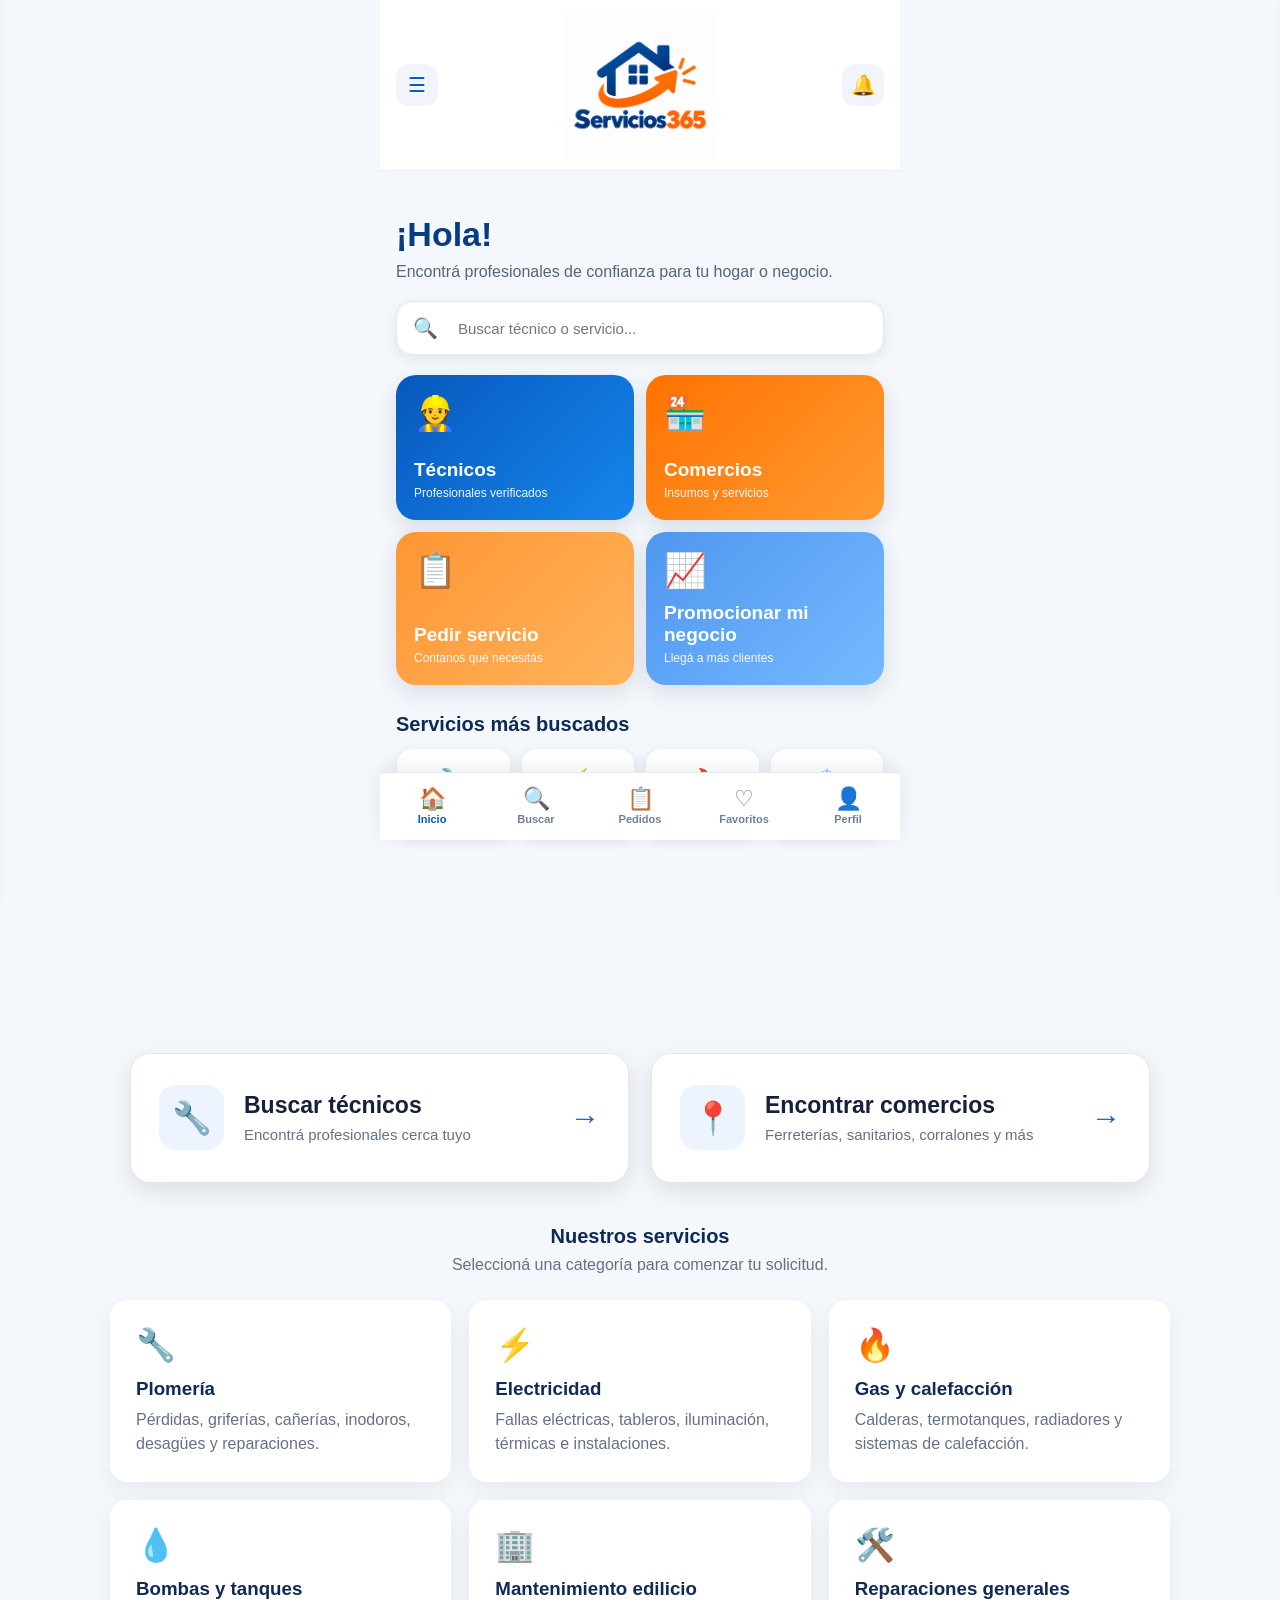
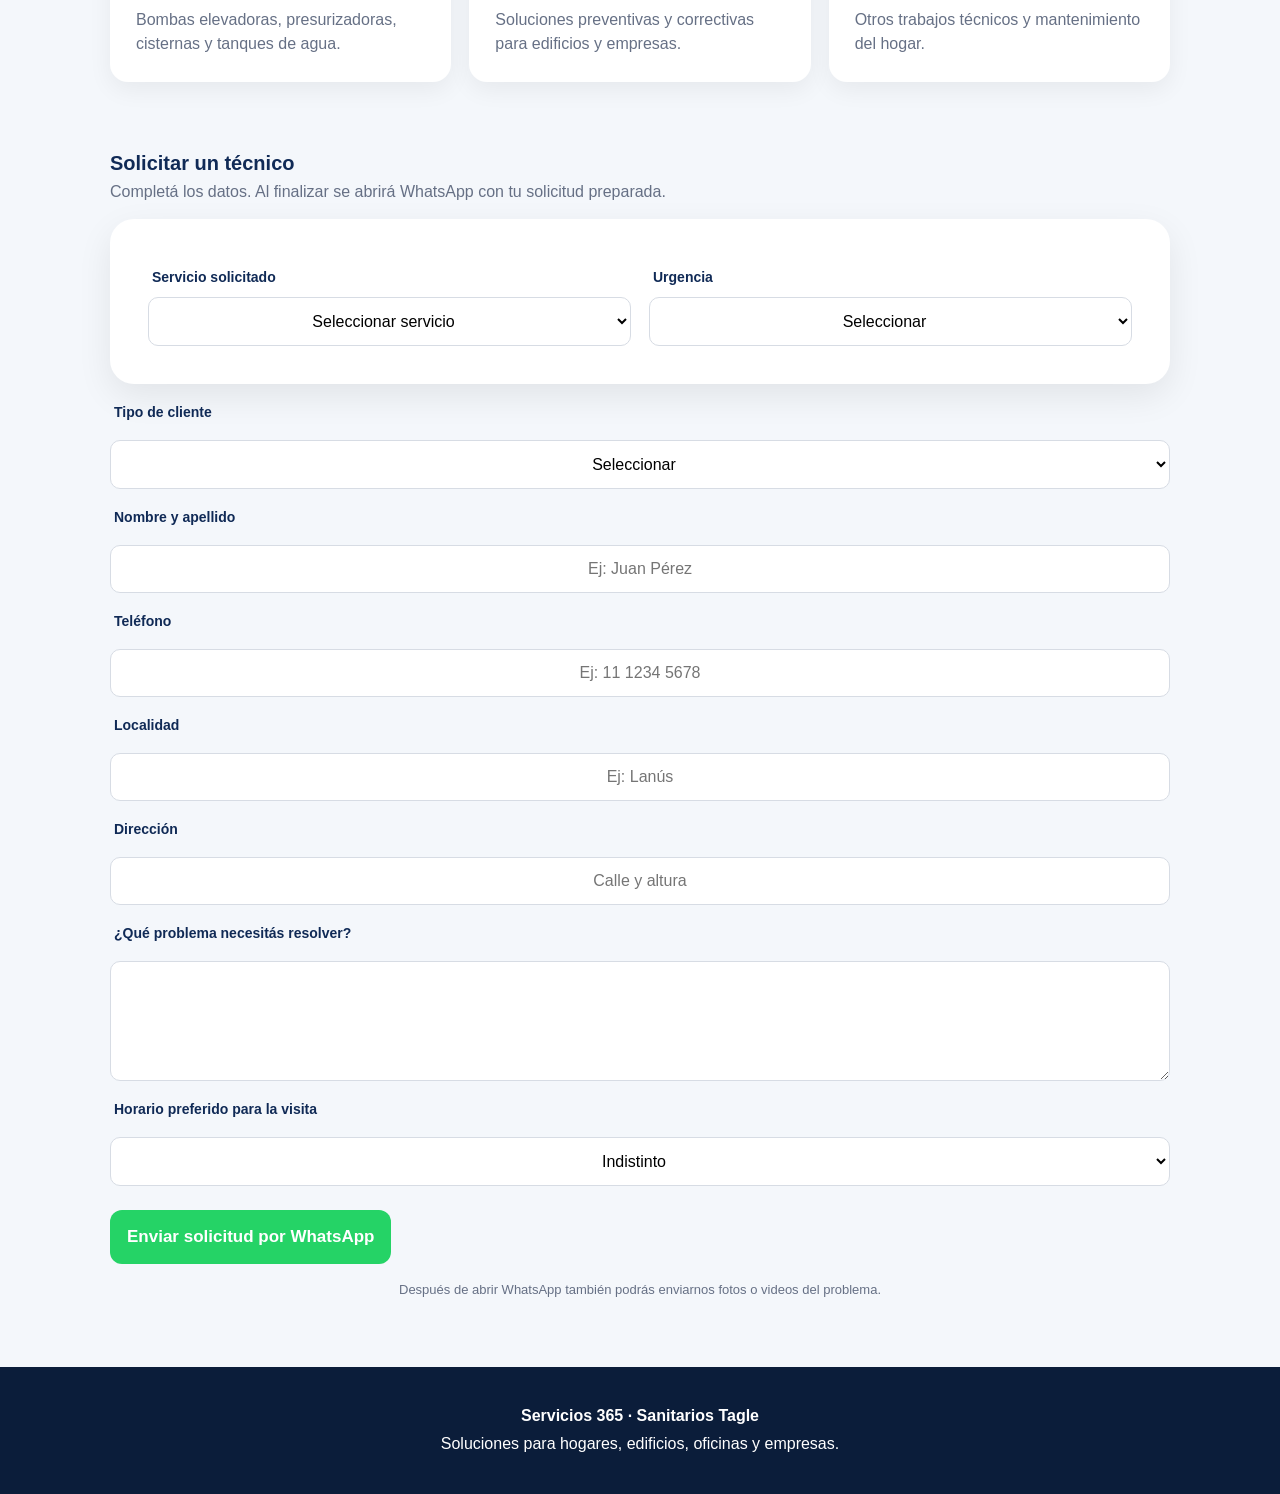
<file: index.html>
<!DOCTYPE html>
<html lang="es">
<head>
    <meta charset="UTF-8">
    <meta name="viewport" content="width=device-width, initial-scale=1.0">
    <title>Servicios 365 | Soluciones Técnicas</title>
    <style>

    @media(max-width:700px){

    .accesos-365{
        grid-template-columns:1fr;
        margin-top:20px;
        gap:14px;
        padding:0 15px;
    }

    .acceso-card{
        min-height:110px;
        padding:20px;
    }

    .acceso-icono{
        width:55px;
        height:55px;
        min-width:55px;
        font-size:27px;
    }

    .acceso-card h2{
        font-size:20px;
    }

    .acceso-card p{
        font-size:14px;
    }
}

/* ACCESOS TECNICOS Y COMERCIOS */

.accesos-365{
    max-width:1200px;
    margin:35px auto 30px;
    padding:0 20px;
    display:grid;
    grid-template-columns:repeat(2,1fr);
    gap:22px;
}

.acceso-card{
    min-height:130px;
    padding:25px 28px;
    border-radius:20px;
    background:#ffffff;
    border:1px solid #e5e7eb;
    box-shadow:0 8px 25px rgba(0,0,0,.10);
    text-decoration:none;
    color:#17203a;
    display:flex;
    align-items:center;
    gap:20px;
    transition:.25s ease;
}

.acceso-card:hover{
    transform:translateY(-4px);
    box-shadow:0 14px 35px rgba(0,0,0,.16);
}

.acceso-icono{
    width:65px;
    height:65px;
    min-width:65px;
    border-radius:16px;
    background:#eef4ff;
    display:flex;
    justify-content:center;
    align-items:center;
    font-size:32px;
}

.acceso-card h2{
    margin:0 0 7px;
    font-size:23px;
    color:#17203a;
}

.acceso-card p{
    margin:0;
    font-size:15px;
    color:#657087;
}

.acceso-card span{
    margin-left:auto;
    font-size:30px;
    font-weight:bold;
    color:#2457d6;
}

*{
    box-sizing:border-box;
    margin:0;
    padding:0;
    font-family:Arial,Helvetica,sans-serif
}
    body{
      background:#f5f7fa;
      color:#172033;
    }

    header{
      background:linear-gradient(135deg,#071c62,#087cec);
      color:white;
      padding:30px 7% 70px;
    }

    nav{
      display:flex;
      justify-content:space-between;
      align-items:center;
      margin-bottom:60px;
    }

    .brand{
      display:flex;
      align-items:center;
      gap:12px;
    }

    .logo{
      background:white;
      color:#143d86;
      font-weight:bold;
      width:52px;
      height:52px;
      border-radius:14px;
      display:flex;
      align-items:center;
      justify-content:center;
    }

    .brand-title{
      font-size:21px;
      font-weight:bold;
    }

    .brand-sub{
      font-size:13px;
      opacity:.85;
    }

    .hero{
      max-width:1100px;
      margin:auto;
      display:grid;
      grid-template-columns:1.25fr .75fr;
      gap:50px;
      align-items:center;
    }

    .hero h1{
      font-size:58px;
      line-height:1.02;
      margin:15px 0 20px;
    }

    .hero p{
      font-size:19px;
      line-height:1.5;
      color:#dbeeff;
    }

    .tag{
      text-transform:uppercase;
      font-size:13px;
      font-weight:bold;
      letter-spacing:2px;
      color:#84cfff;
    }

    .hero-box{
      background:white;
      color:#172033;
      padding:28px;
      border-radius:22px;
      box-shadow:0 20px 50px rgba(0,0,0,.25);
    }

    .hero-box h2{
      margin-bottom:8px;
    }

    .hero-box p{
      color:#667085;
      font-size:15px;
    }

    .hero-box ul{
      margin-top:20px;
      padding-left:20px;
      line-height:2;
    }

    main{
      max-width:1100px;
      margin:auto;
      padding:70px 20px;
    }

    .section-title{
      text-align:center;
      margin-bottom:35px;
    }

    .section-title h2{
      font-size:38px;
      margin-bottom:10px;
    }

    .section-title p{
      color:#667085;
    }

    .services{
      display:grid;
      grid-template-columns:repeat(3,1fr);
      gap:18px;
      margin-bottom:70px;
    }

    .service{
      background:white;
      border-radius:18px;
      padding:24px;
      box-shadow:0 8px 25px rgba(0,0,0,.06);
      cursor:pointer;
      border:2px solid transparent;
      transition:.2s;
    }

    .service:hover{
      border-color:#087cec;
      transform:translateY(-2px);
    }

    .service span{
      font-size:32px;
    }

    .service h3{
      margin:14px 0 8px;
    }

    .service p{
      color:#667085;
      line-height:1.5;
    }

    .form-container{
      background:white;
      border-radius:24px;
      padding:38px;
      box-shadow:0 12px 35px rgba(0,0,0,.08);
    }

    form{
      display:grid;
      grid-template-columns:1fr 1fr;
      column-gap: 18px;
      row-gap: 0;
    }

    .field{
      display:flex;
      flex-direction:column;
      gap: 0;
    }

    .full{
      grid-column:1/-1;
    }

   label {
  display: block;
  width: 100%;
  box-sizing: border-box;
  text-align: left !important;
  padding-left: 4px;
  margin: 20px 0 !important;
  font-weight: bold;
  font-size: 14px;
}
    input,select,textarea{
      width:100%;
      padding:14px;
      border:1px solid #d7dce4;
      border-radius:10px;
      font-size:16px;
      background:white;
    }

    textarea{
      resize:vertical;
      min-height:120px;
    }

    input:focus,select:focus,textarea:focus{
      outline:2px solid #c7e5ff;
      border-color:#087cec;
    }

    .send{
      grid-column:1/-1;
      border:0;
      background:#25D366;
      color:white;
      padding:17px;
      border-radius:12px;
      font-size:17px;
      font-weight:bold;
      cursor:pointer;
    }

    .send:hover{
      background:#1ebc59;
    }

    .note{
      grid-column:1/-1;
      text-align:center;
      color:#667085;
      font-size:13px;
    }

    footer{
      background:#0b1d3a;
      color:white;
      padding:35px 20px;
      text-align:center;
      line-height:1.8;
    }

    @media(max-width:800px){
      .hero{
        grid-template-columns:1fr;
      }

      .hero h1{
        font-size:42px;
      }

      .services{
        grid-template-columns:1fr;
      }

      form{
        grid-template-columns:1fr;
      }

      .full,.send,.note{
        grid-column:auto;
      }
    }

        /* ==================================================
   SERVICIOS 365 - NUEVA PORTADA TIPO APP
   ================================================== */

body{
    margin:0 !important;
    background:#f4f7fb !important;
    font-family:Arial, Helvetica, sans-serif;
    color:#102a56;
}

header{
    background:#f4f7fb !important;
    padding:0 !important;
    min-height:auto !important;
}

/* CABECERA */

.app-header{
    width:100%;
    max-width:520px;
    margin:0 auto;
    padding:10px 16px;
    box-sizing:border-box;
    display:flex;
    align-items:center;
    justify-content:space-between;
    background:#ffffff;
    border-bottom:1px solid #e7edf5;
    position:sticky;
    top:0;
    z-index:1000;
}

.app-brand{
    flex:1;
    display:flex;
    justify-content:center;
    align-items:center;
}

.header-icon{
    width:42px;
    height:42px;
    border:0;
    background:#f1f5fb;
    border-radius:13px;
    font-size:20px;
    color:#0758bd;
    cursor:pointer;
}

/* CONTENEDOR PRINCIPAL */

.app-home{
    width:100%;
    max-width:520px;
    margin:0 auto;
    padding:24px 16px 110px;
    box-sizing:border-box;
    background:#f4f7fb;
}

/* SALUDO */

.home-welcome{
    margin-bottom:18px;
}

.home-welcome h1{
    margin:0;
    font-size:34px;
    line-height:1;
    color:#073b82;
    font-weight:800;
}

.home-welcome p{
    margin:8px 0 0;
    font-size:16px;
    line-height:1.4;
    color:#54657d;
}

/* BUSCADOR */

.home-search{
    width:100%;
    height:54px;
    display:flex;
    align-items:center;
    gap:10px;
    padding:0 16px;
    box-sizing:border-box;
    background:#ffffff;
    border:1px solid #e1e8f2;
    border-radius:16px;
    box-shadow:0 3px 12px rgba(20,50,90,.06);
    margin-bottom:20px;
}

.home-search span{
    font-size:20px;
}

.home-search input{
    flex:1;
    border:0;
    outline:none;
    background:transparent;
    font-size:15px;
    color:#213650;
}

/* BOTONES GRANDES */

.home-actions{
    display:grid;
    grid-template-columns:1fr 1fr;
    gap:12px;
    margin-bottom:28px;
}

.home-card{
    min-height:145px;
    padding:18px;
    border:0;
    border-radius:20px;
    text-decoration:none;
    display:flex;
    flex-direction:column;
    justify-content:flex-end;
    align-items:flex-start;
    box-sizing:border-box;
    cursor:pointer;
    color:#ffffff;
    box-shadow:0 8px 22px rgba(25,60,100,.12);
    transition:.2s ease;
    text-align:left;
}

.home-card:hover{
    transform:translateY(-2px);
}

.home-card .card-icon{
    font-size:34px;
    margin-bottom:auto;
}

.home-card strong{
    font-size:19px;
    margin-top:12px;
}

.home-card small{
    font-size:12px;
    line-height:1.3;
    margin-top:5px;
    opacity:.95;
}

.card-blue{
    background:linear-gradient(135deg,#0758bd,#1686eb);
}

.card-orange{
    background:linear-gradient(135deg,#ff7200,#ff9b32);
}

.card-orange-light{
    background:linear-gradient(135deg,#ff9533,#ffb45c);
}

.card-lightblue{
    background:linear-gradient(135deg,#4f96ef,#75baff);
}

/* SERVICIOS MÁS BUSCADOS */

.section-title{
    display:flex;
    justify-content:space-between;
    align-items:center;
    margin-bottom:12px;
}

.section-title h2{
    margin:0;
    font-size:20px;
    color:#102a56;
}

.service-grid{
    display:grid;
    grid-template-columns:repeat(4,1fr);
    gap:10px;
}

.service-item{
    background:#ffffff;
    min-height:90px;
    border-radius:16px;
    text-decoration:none;
    display:flex;
    flex-direction:column;
    justify-content:center;
    align-items:center;
    gap:7px;
    padding:10px 5px;
    box-sizing:border-box;
    box-shadow:0 3px 12px rgba(20,50,90,.07);
    border:1px solid #edf1f6;
}

.service-item span{
    font-size:28px;
}

.service-item small{
    font-size:11px;
    font-weight:700;
    text-align:center;
    color:#173b6b;
}

/* CELULAR */

@media(max-width:600px){

    .app-home{
        padding:20px 14px 100px;
    }

    .home-actions{
        gap:10px;
    }

    .home-card{
        min-height:135px;
        padding:15px;
    }

    .home-card strong{
        font-size:17px;
    }

    .service-grid{
        gap:7px;
    }

    .service-item{
        min-height:82px;
    }
}

/* ===== NAVEGACION INFERIOR SERVICIOS 365 ===== */

.bottom-nav{
    position:fixed;
    left:50%;
    bottom:0;
    transform:translateX(-50%);
    width:100%;
    max-width:520px;
    height:68px;
    background:#ffffff;
    display:flex;
    align-items:center;
    justify-content:space-around;
    border-top:1px solid #e4eaf2;
    box-shadow:0 -4px 18px rgba(20,50,90,.08);
    z-index:2000;
    padding-bottom:env(safe-area-inset-bottom);
}

.bottom-item{
    flex:1;
    height:100%;
    text-decoration:none;
    display:flex;
    flex-direction:column;
    align-items:center;
    justify-content:center;
    gap:3px;
    color:#718096;
}

.bottom-item span{
    font-size:22px;
    line-height:1;
}

.bottom-item small{
    font-size:11px;
    font-weight:600;
}

.bottom-item.active{
    color:#0758bd;
}

/* Buscar técnicos y comercios uno debajo del otro en celular */
@media (max-width: 600px){

    .accesos-365{
        display:grid !important;
        grid-template-columns:1fr !important;
        gap:14px !important;
        padding:0 14px !important;
    }

    .acceso-card{
        width:100% !important;
        box-sizing:border-box !important;
        min-height:90px !important;
    }
}

/* ===== REDUCIR ESPACIO ENTRE SERVICIOS Y ACCESOS ===== */

@media (max-width:600px){

    .popular-services{
        margin-bottom:18px !important;
        padding-bottom:0 !important;
    }

    .accesos-365{
        margin-top:0 !important;
        padding-top:0 !important;
        gap:14px !important;
    }

    .service-grid{
        margin-bottom:0 !important;
    }
}

/* ===== COMPACTAR PORTADA EN CELULAR ===== */

@media (max-width:600px){

    .app-home{
        padding-bottom:16px !important;
        margin-bottom:0 !important;
    }

    header{
        margin-bottom:0 !important;
        padding-bottom:0 !important;
        min-height:auto !important;
    }

    main{
        margin-top:0 !important;
        padding-top:8px !important;
    }

    .accesos-365{
        margin-top:0 !important;
        padding-top:0 !important;
        min-height:0 !important;
    }
}

/* ===== CENTRAR TITULO SOLICITAR TECNICO EN CELULAR ===== */

@media (max-width:600px){

    .solicitud-header,
    .titulo-solicitud,
    .solicitar-header{
        width:100% !important;
        display:flex !important;
        flex-direction:column !important;
        align-items:center !important;
        justify-content:center !important;
        text-align:center !important;
        gap:6px !important;
        margin:20px auto 14px !important;
        padding:0 18px !important;
        box-sizing:border-box !important;
    }

    .solicitud-header h2,
    .titulo-solicitud h2,
    .solicitar-header h2{
        width:100% !important;
        margin:0 !important;
        text-align:center !important;
    }

    .solicitud-header p,
    .titulo-solicitud p,
    .solicitar-header p{
        width:100% !important;
        max-width:420px !important;
        margin:0 auto !important;
        text-align:center !important;
    }
}

/* CENTRAR ENCABEZADO DE SOLICITUD EN CELULAR */
@media (max-width:600px){

    #solicitud > .section-title{
        display:flex !important;
        flex-direction:column !important;
        align-items:center !important;
        justify-content:center !important;
        width:100% !important;
        max-width:600px !important;
        margin:24px auto 18px !important;
        padding:0 20px !important;
        box-sizing:border-box !important;
        text-align:center !important;
        gap:8px !important;
        transform:translateY(-20px) !important;
    }

    #solicitud > .section-title h2{
        width:100% !important;
        margin:0 !important;
        text-align:center !important;
        font-size:28px !important;
        line-height:1.15 !important;
    }

    #solicitud > .section-title p{
        width:100% !important;
        max-width:520px !important;
        margin:0 auto !important;
        text-align:center !important;
        line-height:1.35 !important;
    }
}

form label {
  display: block;
  width: 100%;
  text-align: left !important;
  margin: 20px 0 8px 4px !important;
  padding: 0 !important;
  font-weight: 700;
}

#serviceForm .field label {
  display: block !important;
  width: 100% !important;
  box-sizing: border-box;
  text-align: left !important;
  margin: 12px 0 !important;
  padding-left: 4px !important;
  font-weight: 700;
}

/* ===== MENÚ LATERAL Y NOTIFICACIONES ===== */

.menu-overlay{
  position: fixed;
  inset: 0;
  background: rgba(0,0,0,.35);
  opacity: 0;
  visibility: hidden;
  transition: .25s;
  z-index: 998;
}

.menu-overlay.show{
  opacity: 1;
  visibility: visible;
}

/* MENÚ IZQUIERDO */
.side-menu{
  position: fixed;
  top: 0;
  left: 0;
  width: 300px;
  max-width: 85%;
  height: 100vh;
  background: white;
  z-index: 999;
  padding: 20px;
  box-shadow: 4px 0 20px rgba(0,0,0,.15);
  transform: translateX(-105%);
  transition: transform .3s ease;
}

.side-menu.open{
  transform: translateX(0);
}

/* NOTIFICACIONES DERECHA */
.notif-panel{
  position: fixed;
  top: 0;
  right: 0;
  width: 340px;
  max-width: 90%;
  height: 100vh;
  background: white;
  z-index: 999;
  padding: 20px;
  box-shadow: -4px 0 20px rgba(0,0,0,.15);
  transform: translateX(105%);
  transition: transform .3s ease;
  overflow-y: auto;
}

.notif-panel.open{
  transform: translateX(0);
}

.side-menu-header{
  display: flex;
  justify-content: space-between;
  align-items: center;
  padding-bottom: 15px;
  margin-bottom: 15px;
  border-bottom: 1px solid #e5e7eb;
  font-size: 20px;
  color: #0b3d91;
}

.close-panel{
  border: none;
  background: #f1f5f9;
  width: 36px;
  height: 36px;
  border-radius: 50%;
  cursor: pointer;
  font-size: 18px;
}

.side-menu a{
  display: block;
  text-decoration: none;
  color: #1e293b;
  padding: 14px 10px;
  margin: 3px 0;
  border-radius: 10px;
  font-weight: 600;
}

.side-menu a:hover{
  background: #eaf4ff;
  color: #0878f9;
}

.notif-item{
  padding: 14px;
  margin-bottom: 10px;
  background: #f8fafc;
  border-radius: 12px;
  border-left: 4px solid #0878f9;
}

.notif-item p{
  margin: 5px 0 0;
  font-size: 14px;
  color: #64748b;
}
        
    </style>

    <style>
  .field label {
    display: block;
    width: 100%;
    text-align: center;
    margin-bottom: 8px;
  }

  .field input,
  .field select {
    text-align: center;
    text-align-last: center;
  }
</style>

<style>
/* ===== MENÚ LATERAL Y NOTIFICACIONES ===== */

.menu-overlay{
  position: fixed;
  inset: 0;
  background: rgba(0,0,0,.35);
  opacity: 0;
  visibility: hidden;
  transition: .25s;
  z-index: 998;
}

.menu-overlay.show{
  opacity: 1;
  visibility: visible;
}

.side-menu{
  position: fixed;
  top: 0;
  left: 0;
  width: 300px;
  max-width: 85%;
  height: 100vh;
  background: white;
  z-index: 999;
  padding: 20px;
  box-shadow: 4px 0 20px rgba(0,0,0,.15);
  transform: translateX(-105%);
  transition: transform .3s ease;
}

.side-menu.open{
  transform: translateX(0);
}

.notif-panel{
  position: fixed;
  top: 0;
  right: 0;
  width: 340px;
  max-width: 90%;
  height: 100vh;
  background: white;
  z-index: 999;
  padding: 20px;
  box-shadow: -4px 0 20px rgba(0,0,0,.15);
  transform: translateX(105%);
  transition: transform .3s ease;
  overflow-y: auto;
}

.notif-panel.open{
  transform: translateX(0);
}

.side-menu-header{
  display: flex;
  justify-content: space-between;
  align-items: center;
  padding-bottom: 15px;
  margin-bottom: 15px;
  border-bottom: 1px solid #e5e7eb;
  font-size: 20px;
  color: #0b3d91;
}

.close-panel{
  border: none;
  background: #f1f5f9;
  width: 36px;
  height: 36px;
  border-radius: 50%;
  cursor: pointer;
  font-size: 18px;
}

.side-menu a{
  display: block;
  text-decoration: none;
  color: #1e293b;
  padding: 14px 10px;
  margin: 3px 0;
  border-radius: 10px;
  font-weight: 600;
}

.side-menu a:hover{
  background: #eaf4ff;
  color: #0878f9;
}

.notif-item{
  padding: 14px;
  margin-bottom: 10px;
  background: #f8fafc;
  border-radius: 12px;
  border-left: 4px solid #0878f9;
}

.notif-item p{
  margin: 5px 0 0;
  font-size: 14px;
  color: #64748b;
}
</style>
    
</head>

<body>

<header>

 <nav class="app-header">

<button id="menuBtn" class="header-icon" aria-label="Menú">
     
        ☰
    </button>

    <div class="app-brand" style="display:flex; justify-content:center; align-items:center;">
    <img src="PORTADA%20SERVICIOS365.png"
         alt="Servicios 365"
         style="width:150px; height:auto; display:block;">
</div>


<button id="notifBtn" class="header-icon" aria-label="Notificaciones">
     
        🔔
    </button>

</nav>

    <!-- MENÚ LATERAL -->
<div id="menuOverlay" class="menu-overlay"></div>

<aside id="sideMenu" class="side-menu">
  <div class="side-menu-header">
    <strong>Servicios 365</strong>
    <button id="closeMenu" class="close-panel">✕</button>
  </div>

<a href="index.html">🏠 Inicio</a>
<a href="tecnicos.html">🔧 Buscar técnicos</a>
<a href="comercios.html">🏪 Buscar comercios</a>
<a href="trabajos.html">📋 Mis pedidos</a>
<a href="presupuestos.html">📄 Presupuestos</a>    
<a href="favoritos.html">❤️ Favoritos</a>
<a href="perfil-tecnico.html">👤 Mi perfil</a>
<a href="#">⚙️ Configuración</a>
<a href="#">❓ Ayuda</a>
    
</aside>


<!-- PANEL DE NOTIFICACIONES -->
<div id="notifOverlay" class="menu-overlay"></div>

<aside id="notifPanel" class="notif-panel">
  <div class="side-menu-header">
    <strong>🔔 Notificaciones</strong>
    <button id="closeNotif" class="close-panel">✕</button>
  </div>

  <div class="notif-item">
    <strong>Servicios 365</strong>
    <p>Acá vas a recibir nuevas consultas y avisos.</p>
  </div>

  <div class="notif-item">
    <strong>Nuevos pedidos</strong>
    <p>Cuando un cliente solicite un servicio aparecerá aquí.</p>
  </div>

  <div class="notif-item">
    <strong>Mensajes</strong>
    <p>También podremos mostrar consultas de clientes y comercios.</p>
  </div>
</aside>

  <section class="app-home">

   <div class="home-welcome"
     style="display:block !important; margin:22px 0 18px !important; padding:0 !important;">

    <h1 style="
        display:block !important;
        margin:0 0 8px !important;
        color:#073b82 !important;
        font-size:34px !important;
        line-height:1.05 !important;
        font-weight:800 !important;">
        ¡Hola!
    </h1>

    <p style="
        display:block !important;
        margin:0 !important;
        color:#52657d !important;
        font-size:16px !important;
        line-height:1.4 !important;">
        Encontrá profesionales de confianza para tu hogar o negocio.
    </p>

</div>

<div class="home-search"
     style="
        display:flex !important;
        align-items:center !important;
        width:100% !important;
        height:54px !important;
        margin:0 0 20px !important;
        padding:0 16px !important;
        box-sizing:border-box !important;
        background:#ffffff !important;
        border:1px solid #dfe7f1 !important;
        border-radius:16px !important;
        box-shadow:0 4px 14px rgba(20,50,90,.08) !important;">

    <span style="font-size:20px; margin-right:10px;">🔍</span>

    <input
        type="text"
        placeholder="Buscar técnico o servicio..."
        style="
            display:block !important;
            flex:1 !important;
            width:auto !important;
            border:0 !important;
            outline:none !important;
            background:transparent !important;
            color:#173b6b !important;
            font-size:15px !important;
            padding:0 !important;">
</div>
    <div class="home-actions">

        <a href="tecnicos.html" class="home-card card-blue">
            <span class="card-icon">👷</span>
            <strong>Técnicos</strong>
            <small>Profesionales verificados</small>
        </a>

        <a href="comercios.html" class="home-card card-orange">
            <span class="card-icon">🏪</span>
            <strong>Comercios</strong>
            <small>Insumos y servicios</small>
        </a>

        <button
            class="home-card card-orange-light"
            onclick="document.querySelector('form')?.scrollIntoView({behavior:'smooth'})">
            <span class="card-icon">📋</span>
            <strong>Pedir servicio</strong>
            <small>Contanos qué necesitás</small>
        </button>

        <a href="registro-comercio.html" class="home-card card-lightblue">
            <span class="card-icon">📈</span>
            <strong>Promocionar mi negocio</strong>
            <small>Llegá a más clientes</small>
        </a>

    </div>

    <div class="popular-services">

        <div class="section-title">
            <h2>Servicios más buscados</h2>
        </div>

        <div class="service-grid">

            <a href="tecnicos.html" class="service-item">
                <span>🔧</span>
                <small>Plomería</small>
            </a>

            <a href="tecnicos.html" class="service-item">
                <span>⚡</span>
                <small>Electricidad</small>
            </a>

            <a href="tecnicos.html" class="service-item">
                <span>🔥</span>
                <small>Calefacción</small>
            </a>

            <a href="tecnicos.html" class="service-item">
                <span>❄️</span>
                <small>Aire acondicionado</small>
            </a>

        </div>

    </div>

</section>
</header>


<main>

  <section class="accesos-365">

    <a href="tecnicos.html" class="acceso-card">
        <div class="acceso-icono">🔧</div>
        <div>
            <h2>Buscar técnicos</h2>
            <p>Encontrá profesionales cerca tuyo</p>
        </div>
        <span>→</span>
    </a>

    <a href="comercios.html" class="acceso-card">
        <div class="acceso-icono">📍</div>
        <div>
            <h2>Encontrar comercios</h2>
            <p>Ferreterías, sanitarios, corralones y más</p>
        </div>
        <span>→</span>
    </a>

</section>

  <div class="section-title" style="display:block; text-align:center; margin:42px 0 26px;">
  <h2 style="margin:0 0 8px;">Nuestros servicios</h2>
  <p style="margin:0 auto; text-align:center;">
    Seleccioná una categoría para comenzar tu solicitud.
  </p>
</div>


  <section class="services">

    <div class="service" onclick="elegirServicio('Plomería')">
      <span>🔧</span>
      <h3>Plomería</h3>
      <p>Pérdidas, griferías, cañerías, inodoros, desagües y reparaciones.</p>
    </div>

    <div class="service" onclick="elegirServicio('Electricidad')">
      <span>⚡</span>
      <h3>Electricidad</h3>
      <p>Fallas eléctricas, tableros, iluminación, térmicas e instalaciones.</p>
    </div>

    <div class="service" onclick="elegirServicio('Gas y calefacción')">
      <span>🔥</span>
      <h3>Gas y calefacción</h3>
      <p>Calderas, termotanques, radiadores y sistemas de calefacción.</p>
    </div>

    <div class="service" onclick="elegirServicio('Bombas y tanques')">
      <span>💧</span>
      <h3>Bombas y tanques</h3>
      <p>Bombas elevadoras, presurizadoras, cisternas y tanques de agua.</p>
    </div>

    <div class="service" onclick="elegirServicio('Mantenimiento edilicio')">
      <span>🏢</span>
      <h3>Mantenimiento edilicio</h3>
      <p>Soluciones preventivas y correctivas para edificios y empresas.</p>
    </div>

    <div class="service" onclick="elegirServicio('Reparaciones generales')">
      <span>🛠️</span>
      <h3>Reparaciones generales</h3>
      <p>Otros trabajos técnicos y mantenimiento del hogar.</p>
    </div>

  </section>


  <section id="solicitud">

    <div class="section-title" style="display:block; text-align:left; margin:32px 0 18px;">
  <h2 style="margin:0 0 8px;">Solicitar un técnico</h2>
  <p style="margin:0; text-align:left;">
    Completá los datos. Al finalizar se abrirá WhatsApp con tu solicitud preparada.
  </p>
</div>

    <div class="form-container">

      <form id="serviceForm">

        <div class="field">
          <label>Servicio solicitado</label>

          <select id="servicio" required>
            <option value="">Seleccionar servicio</option>
            <option>Plomería</option>
            <option>Electricidad</option>
            <option>Gas y calefacción</option>
            <option>Bombas y tanques</option>
            <option>Mantenimiento edilicio</option>
            <option>Reparaciones generales</option>
          </select>
        </div>


        <div class="field">
          <label>Urgencia</label>

          <select id="urgencia" required>
            <option value="">Seleccionar</option>
            <option>Normal</option>
            <option>Lo antes posible</option>
            <option>Urgente</option>
          </select>
        </div>
</div>

<div class="field">
  <label>Tipo de cliente</label>
  <select id="tipoCliente" required>
    <option value="">Seleccionar</option>
    <option>Particular</option>
    <option>Consorcio / Edificio</option>
    <option>Comercio</option>
    <option>Empresa</option>
  </select>
</div>
<div class="field" id="campoOrganizacion" style="display:none;">
    <label>Nombre del comercio / empresa / consorcio</label>
    <input id="organizacion" type="text" placeholder="Ej: Empresa ABC">
</div>

        <div class="field">
          <label>Nombre y apellido</label>
          <input id="nombre" type="text" placeholder="Ej: Juan Pérez" required>
        </div>


        <div class="field">
          <label>Teléfono</label>
          <input id="telefono" type="tel" placeholder="Ej: 11 1234 5678" required>
        </div>


        <div class="field">
          <label>Localidad</label>
          <input id="localidad" type="text" placeholder="Ej: Lanús" required>
        </div>


        <div class="field">
          <label>Dirección</label>
          <input id="direccion" type="text" placeholder="Calle y altura">
        </div>


        <div class="field full">
          <label>¿Qué problema necesitás resolver?</label>

          <textarea
            id="problema"
            placeholder="Describí brevemente el problema..."
            required>
          </textarea>
        </div>


        <div class="field full">
          <label>Horario preferido para la visita</label>

          <select id="horario">
            <option>Indistinto</option>
            <option>Mañana</option>
            <option>Tarde</option>
          </select>
        </div>


        <button class="send" type="submit" style="margin-top:24px;">
          Enviar solicitud por WhatsApp
        </button>


         <div class="note" style="margin-top:18px;">
         Después de abrir WhatsApp también podrás enviarnos fotos o videos del problema.
        </div>

      </form>

    </div>

  </section>

</main>


<footer>

  <strong>Servicios 365 · Sanitarios Tagle</strong><br>

  Soluciones para hogares, edificios, oficinas y empresas.

</footer>


<script>

const whatsapp = "5491127251718";

const SUPABASE_URL = "https://frbnlqihbxnesdbmduia.supabase.co";
const SUPABASE_ANON_KEY = "sb_publishable_iSyhMVlbPHgIiDhkaz2zuA_B9oEzfvz"

function elegirServicio(servicio){

  document.getElementById("servicio").value = servicio;

  document.getElementById("solicitud").scrollIntoView({
    behavior:"smooth"
  });

}

  const tipoClienteSelect = document.getElementById("tipoCliente");
const campoOrganizacion = document.getElementById("campoOrganizacion");
const organizacionInput = document.getElementById("organizacion");

tipoClienteSelect.addEventListener("change", function() {
    if (this.value === "Particular" || this.value === "") {
        campoOrganizacion.style.display = "none";
        organizacionInput.required = false;
        organizacionInput.value = "";
    } else {
        campoOrganizacion.style.display = "flex";
        organizacionInput.required = true;
    }
});

  document.getElementById("serviceForm").addEventListener("submit",async function(e){
  e.preventDefault();

  const servicio = document.getElementById("servicio").value;
  const urgencia = document.getElementById("urgencia").value;
  const tipoCliente = document.getElementById("tipoCliente").value;
  const nombreOrganizacion = document.getElementById("organizacion").value;
  const nombre = document.getElementById("nombre").value;
  const telefono = document.getElementById("telefono").value;
  const localidad = document.getElementById("localidad").value;
  const direccion = document.getElementById("direccion").value;
  const problema = document.querySelector('textarea#problema').value.trim();
  const horario = document.getElementById("horario").value;
  const ahora = new Date();
  const numeroSolicitud =
    "S365-" +
    ahora.getFullYear() +
    String(ahora.getMonth() + 1).padStart(2, "0") +
    String(ahora.getDate()).padStart(2, "0") +
    "-" +
    String(ahora.getHours()).padStart(2, "0") +
    String(ahora.getMinutes()).padStart(2, "0");

try {
  const respuesta = await fetch(`${SUPABASE_URL}/rest/v1/solicitudes`, {
    method: "POST",
    headers: {
      "apikey": SUPABASE_ANON_KEY,
      "Content-Type": "application/json",
      "Prefer": "return=minimal"
    },
    body: JSON.stringify({
      numero_solicitud: numeroSolicitud,
      servicio: servicio,
      urgencia: urgencia,
      tipo_cliente: tipoCliente,
      organizacion: tipoCliente === "Particular" ? null : nombreOrganizacion,
      nombre: nombre,
      telefono: telefono,
      localidad: localidad,
      direccion: direccion,
      problema: problema,
      horario: horario
    })
  });

  if (!respuesta.ok) {
    const detalle = await respuesta.text();
    console.error("Error Supabase:", detalle);
    alert("No se pudo registrar la solicitud. Revisaremos la conexión.");
    
  }

} catch (error) {
  console.error("Error de conexión con Supabase:", error);
  alert("No se pudo conectar con la base de datos.");
  
}
    
  const organizacionMensaje =
    tipoCliente === "Particular"
        ? ""
        : `*Organización:* ${nombreOrganizacion}\n\n`;
  
  const mensaje =
`🔧 *NUEVA SOLICITUD - SERVICIOS 365*

*N° de solicitud:* ${numeroSolicitud}

*Servicio:* ${servicio}

*Urgencia:* ${urgencia}

*Tipo de cliente:* ${tipoCliente}

${organizacionMensaje}

*Cliente:* ${nombre}

*Teléfono:* ${telefono}

*Localidad:* ${localidad}

*Dirección:* ${direccion || "No indicada"}

*Problema:*
${problema}

*Horario preferido:* ${horario}

Solicitud enviada desde Servicios 365.`;


  const url =
  "https://wa.me/" +
  whatsapp +
  "?text=" +
  encodeURIComponent(mensaje);


window.location.href = url;
});

</script>

<nav class="bottom-nav">

    <a href="index.html" class="bottom-item active">
        <span>🏠</span>
        <small>Inicio</small>
    </a>

    <a href="tecnicos.html" class="bottom-item">
        <span>🔍</span>
        <small>Buscar</small>
    </a>

    <a href="trabajos.html" class="bottom-item">
        <span>📋</span>
        <small>Pedidos</small>
    </a>

  <a href="favoritos.html" class="bottom-item">
  <span>♡</span>
  <small>Favoritos</small>
  </a>

    <a href="perfil-tecnico.html" class="bottom-item">
        <span>👤</span>
        <small>Perfil</small>
    </a>

</nav>

    <script>
document.addEventListener("DOMContentLoaded", function () {

  const menuBtn = document.getElementById("menuBtn");
  const sideMenu = document.getElementById("sideMenu");
  const closeMenu = document.getElementById("closeMenu");
  const menuOverlay = document.getElementById("menuOverlay");

  const notifBtn = document.getElementById("notifBtn");
  const notifPanel = document.getElementById("notifPanel");
  const closeNotif = document.getElementById("closeNotif");
  const notifOverlay = document.getElementById("notifOverlay");

  function abrirMenu() {
  cerrarNotificaciones();
  sideMenu.classList.add("open");
  menuOverlay.classList.add("show");
}

function cerrarMenu() {
  sideMenu.classList.remove("open");
  menuOverlay.classList.remove("show");
}

function abrirNotificaciones() {
  cerrarMenu();
  notifPanel.classList.add("open");
  notifOverlay.classList.add("show");
}

function cerrarNotificaciones() {
  notifPanel.classList.remove("open");
  notifOverlay.classList.remove("show");
}

  if (menuBtn) menuBtn.addEventListener("click", abrirMenu);
  if (closeMenu) closeMenu.addEventListener("click", cerrarMenu);
  if (menuOverlay) menuOverlay.addEventListener("click", cerrarMenu);

  if (notifBtn) notifBtn.addEventListener("click", abrirNotificaciones);
  if (closeNotif) closeNotif.addEventListener("click", cerrarNotificaciones);
  if (notifOverlay) notifOverlay.addEventListener("click", cerrarNotificaciones);

});
</script>
    
</body>
</html>
</file>
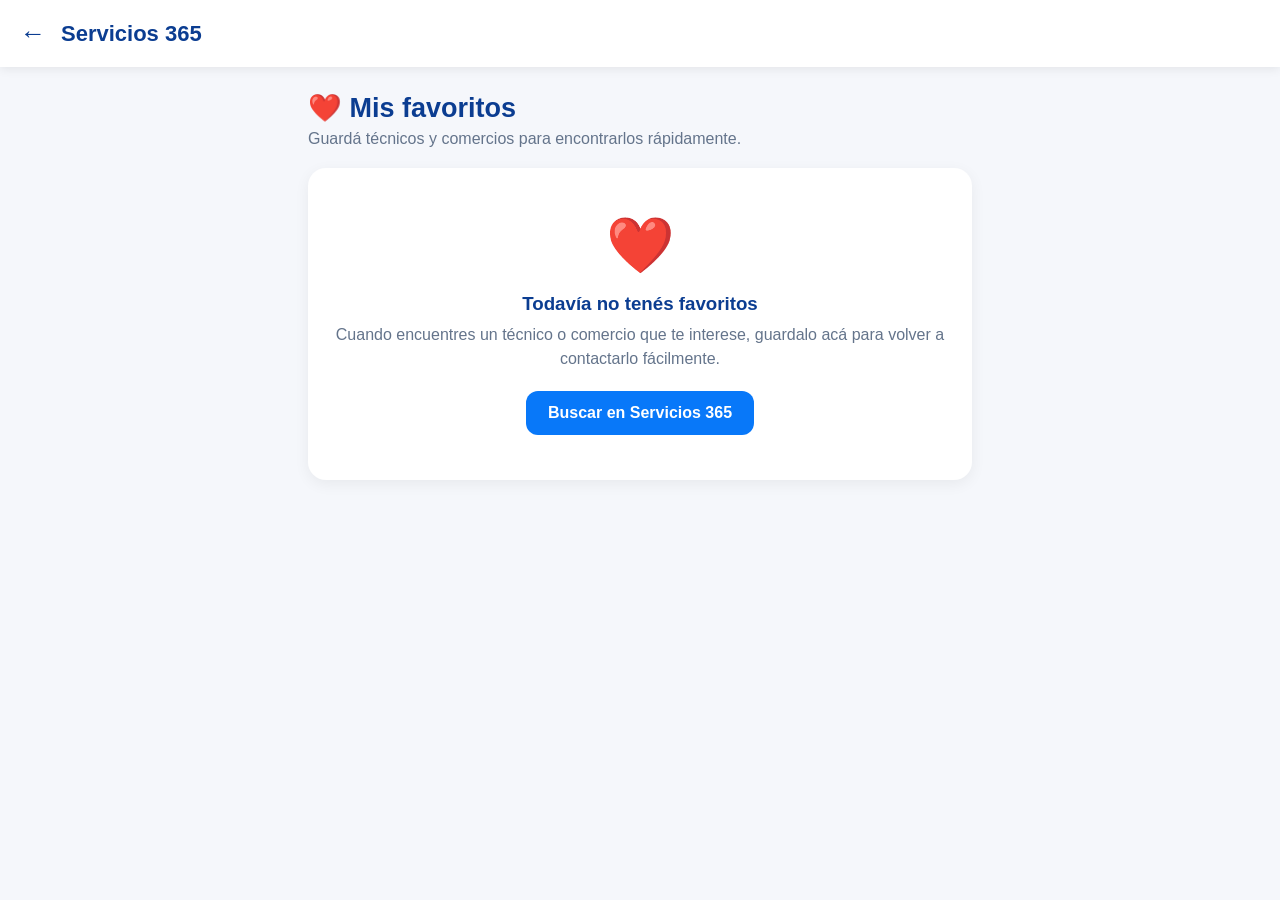
<file: favoritos.html>
<!DOCTYPE html>
<html lang="es">
<head>
  <meta charset="UTF-8">
  <meta name="viewport" content="width=device-width, initial-scale=1.0">

  <title>Favoritos | Servicios 365</title>

  <style>
    *{
      box-sizing:border-box;
      margin:0;
      padding:0;
      font-family:Arial, sans-serif;
    }

    body{
      background:#f5f7fb;
      color:#172033;
    }

    .top{
      background:white;
      padding:18px 20px;
      display:flex;
      align-items:center;
      gap:15px;
      box-shadow:0 2px 10px rgba(0,0,0,.08);
    }

    .volver{
      text-decoration:none;
      font-size:26px;
      color:#0b3d91;
    }

    .top h1{
      font-size:22px;
      color:#0b3d91;
    }

    .container{
      max-width:700px;
      margin:auto;
      padding:25px 18px 100px;
    }

    .titulo{
      margin-bottom:20px;
    }

    .titulo h2{
      font-size:27px;
      color:#0b3d91;
    }

    .titulo p{
      margin-top:6px;
      color:#64748b;
    }

    .favorito{
      background:white;
      padding:16px;
      border-radius:16px;
      margin-bottom:14px;
      box-shadow:0 4px 15px rgba(0,0,0,.06);
      display:flex;
      justify-content:space-between;
      align-items:center;
    }

    .favorito h3{
      margin-bottom:5px;
    }

    .favorito small{
      color:#64748b;
    }

    .eliminar{
      border:none;
      background:#fff0f0;
      color:#d00;
      width:42px;
      height:42px;
      border-radius:50%;
      font-size:20px;
      cursor:pointer;
    }

    .vacio{
      background:white;
      border-radius:18px;
      padding:45px 25px;
      text-align:center;
      box-shadow:0 4px 15px rgba(0,0,0,.06);
    }

    .vacio .corazon{
      font-size:55px;
      margin-bottom:15px;
    }

    .vacio h3{
      margin-bottom:8px;
      color:#0b3d91;
    }

    .vacio p{
      color:#64748b;
      line-height:1.5;
    }

    .buscar{
      display:inline-block;
      margin-top:20px;
      padding:13px 22px;
      background:#0878f9;
      color:white;
      text-decoration:none;
      border-radius:12px;
      font-weight:bold;
    }
  </style>
</head>

<body>

  <header class="top">
    <a href="index.html" class="volver">←</a>
    <h1>Servicios 365</h1>
  </header>

  <main class="container">

    <div class="titulo">
      <h2>❤️ Mis favoritos</h2>
      <p>Guardá técnicos y comercios para encontrarlos rápidamente.</p>
    </div>

    <div id="listaFavoritos"></div>

  </main>

  <script>
    const contenedor = document.getElementById("listaFavoritos");

    let favoritos = JSON.parse(localStorage.getItem("favoritos365")) || [];

    function mostrarFavoritos(){

      contenedor.innerHTML = "";

      if(favoritos.length === 0){

        contenedor.innerHTML = `
          <div class="vacio">
            <div class="corazon">❤️</div>

            <h3>Todavía no tenés favoritos</h3>

            <p>
              Cuando encuentres un técnico o comercio que te interese,
              guardalo acá para volver a contactarlo fácilmente.
            </p>

            <a href="index.html" class="buscar">
              Buscar en Servicios 365
            </a>
          </div>
        `;

        return;
      }

      favoritos.forEach((item, index) => {

        const tarjeta = document.createElement("div");
        tarjeta.className = "favorito";

        tarjeta.innerHTML = `
          <div>
            <h3>${item.nombre}</h3>
            <small>${item.tipo || "Servicios 365"}</small>
          </div>

          <button class="eliminar"
            onclick="eliminarFavorito(${index})">
            ❤️
          </button>
        `;

        contenedor.appendChild(tarjeta);
      });
    }

    function eliminarFavorito(index){

      favoritos.splice(index,1);

      localStorage.setItem(
        "favoritos365",
        JSON.stringify(favoritos)
      );

      mostrarFavoritos();
    }

    mostrarFavoritos();
  </script>

</body>
</html>
</file>
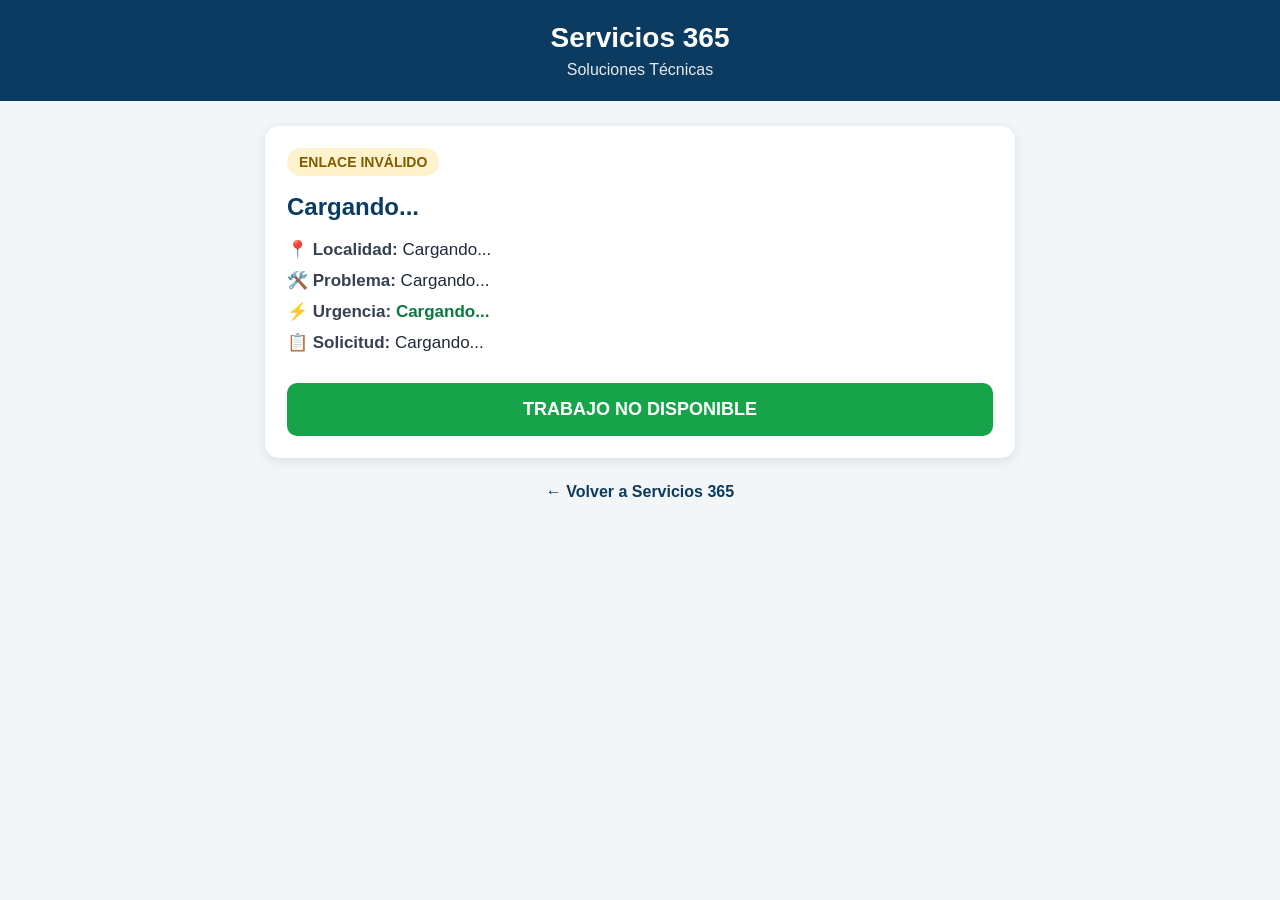
<file: trabajos.html>
<!DOCTYPE html>
<html lang="es">
<head>
  <meta charset="UTF-8">
  <meta name="viewport" content="width=device-width, initial-scale=1.0">

  <title>Trabajos disponibles | Servicios 365</title>

  <style>
    * {
      box-sizing: border-box;
    }

    body {
      margin: 0;
      font-family: Arial, Helvetica, sans-serif;
      background: #f3f6f9;
      color: #1f2937;
    }

    header {
      background: #0b3b60;
      color: white;
      padding: 22px 15px;
      text-align: center;
    }

    header h1 {
      margin: 0;
      font-size: 28px;
    }

    header p {
      margin: 7px 0 0;
      opacity: 0.9;
    }

    .contenedor {
      width: 92%;
      max-width: 750px;
      margin: 25px auto;
    }

    .titulo {
      margin-bottom: 18px;
    }

    .titulo h2 {
      margin-bottom: 5px;
    }

    .trabajo {
      background: white;
      border-radius: 14px;
      padding: 22px;
      margin-bottom: 20px;

      box-shadow:
        0 3px 12px rgba(0,0,0,0.10);
    }

    .estado {
      display: inline-block;
      background: #fff3cd;
      color: #805b00;
      padding: 6px 12px;
      border-radius: 20px;
      font-size: 14px;
      font-weight: bold;
      margin-bottom: 12px;
    }

    .trabajo h3 {
      font-size: 24px;
      margin: 5px 0 18px;
      color: #0b3b60;
    }

    .dato {
      margin: 10px 0;
      font-size: 17px;
    }

    .dato strong {
      color: #374151;
    }

    .urgencia-normal {
      color: #0b7a40;
      font-weight: bold;
    }

    .boton-aceptar {
      width: 100%;
      margin-top: 20px;
      border: none;
      padding: 16px;
      border-radius: 10px;

      background: #16a34a;
      color: white;

      font-size: 18px;
      font-weight: bold;
      cursor: pointer;
    }

    .boton-aceptar:hover {
      background: #12813c;
    }

    .volver {
      display: block;
      text-align: center;
      margin-top: 25px;
      text-decoration: none;
      color: #0b3b60;
      font-weight: bold;
    }

    .nota {
      margin-top: 25px;
      padding: 14px;
      background: #e8f2f8;
      border-radius: 10px;
      font-size: 14px;
    }

    @media(max-width:600px) {

      header h1 {
        font-size: 23px;
      }

      .trabajo {
        padding: 18px;
      }

      .trabajo h3 {
        font-size: 21px;
      }
    }
  </style>
</head>

<body>

<header>
  <h1>Servicios 365</h1>
  <p>Soluciones Técnicas</p>
</header>

<main class="contenedor">

  <!-- TRABAJO REAL -->

<div class="trabajo" id="trabajoCard">

  <span class="estado" id="estadoOferta">
    CARGANDO...
  </span>

  <h3 id="servicio">Cargando...</h3>

  <div class="dato">
    📍 <strong>Localidad:</strong>
    <span id="localidad">Cargando...</span>
  </div>

  <div class="dato">
    🛠️ <strong>Problema:</strong>
    <span id="problema">Cargando...</span>
  </div>

  <div class="dato">
    ⚡ <strong>Urgencia:</strong>
    <span class="urgencia-normal" id="urgencia">
      Cargando...
    </span>
  </div>

  <div class="dato">
    📋 <strong>Solicitud:</strong>
    <span id="numeroSolicitud">Cargando...</span>
  </div>

  <button
    class="boton-aceptar"
    type="button"
    onclick="avisoPrueba()">

    ✅ ACEPTAR TRABAJO

  </button>

</div>

  <a href="index.html" class="volver">
    ← Volver a Servicios 365
  </a>

</main>

<script>

async function cargarOferta() {

  const token = new URLSearchParams(
    window.location.search
  ).get("token");

  const estado = document.getElementById("estadoOferta");
  const boton = document.querySelector(
    'button[onclick="avisoPrueba()"]'
  );

  if (!token) {
    estado.textContent = "ENLACE INVÁLIDO";
    boton.disabled = true;
    boton.textContent = "TRABAJO NO DISPONIBLE";
    return;
  }

  try {

    const respuesta = await fetch(
      `/api/oferta?token=${encodeURIComponent(token)}`,
      { cache: "no-store" }
    );

    const resultado = await respuesta.json();

    if (!respuesta.ok) {
      throw new Error(
        resultado.error || "No se pudo cargar el trabajo"
      );
    }

    const solicitud = resultado.solicitud;
    const oferta = resultado.oferta;

    if (!solicitud) {
      throw new Error("No se encontraron los datos del trabajo");
    }

    document.getElementById("servicio").textContent =
      solicitud.servicio || "Servicio";

    document.getElementById("localidad").textContent =
      solicitud.localidad || "-";

    document.getElementById("problema").textContent =
      solicitud.problema || "-";

    document.getElementById("urgencia").textContent =
      solicitud.urgencia || "Normal";

    document.getElementById("numeroSolicitud").textContent =
      solicitud.numero_solicitud || "-";

    if (oferta.estado === "Pendiente") {

      estado.textContent = "NUEVO TRABAJO";

    } else {

      estado.textContent = oferta.estado.toUpperCase();

      boton.disabled = true;

      if (oferta.estado === "Aceptada") {
        boton.textContent = "✅ TRABAJO ACEPTADO";
      } else {
        boton.textContent = "TRABAJO NO DISPONIBLE";
      }
    }

  } catch (error) {

    console.error(error);

    estado.textContent = "ERROR";

    document.getElementById("servicio").textContent =
      "No se pudo cargar el trabajo";

    boton.disabled = true;
    boton.textContent = "TRABAJO NO DISPONIBLE";
  }
}

window.addEventListener(
  "DOMContentLoaded",
  cargarOferta
);
  
async function avisoPrueba() {
  const boton = document.querySelector(
    'button[onclick="avisoPrueba()"]'
  );

  const token = new URLSearchParams(
    window.location.search
  ).get("token");

  if (!token) {
    alert("Este enlace no contiene una oferta válida.");
    return;
  }

  try {
    if (boton) {
      boton.disabled = true;
      boton.textContent = "Procesando...";
    }

    const respuesta = await fetch("/api/aceptar-trabajo", {
      method: "POST",
      headers: {
        "Content-Type": "application/json"
      },
      body: JSON.stringify({ token })
    });

    const resultado = await respuesta.json();

    if (!respuesta.ok) {
      throw new Error(
        resultado.error || "No se pudo aceptar el trabajo"
      );
    }

    alert("Trabajo aceptado correctamente.");

    if (boton) {
      boton.textContent = "✅ TRABAJO ACEPTADO";
      boton.style.background = "#15803d";
    }

    } catch (error) {
    alert(error.message);

    if (boton) {
      boton.disabled = false;
      boton.textContent = "✅ ACEPTAR TRABAJO";
    }
  }
}

</script>
</body>
</html>
</file>
